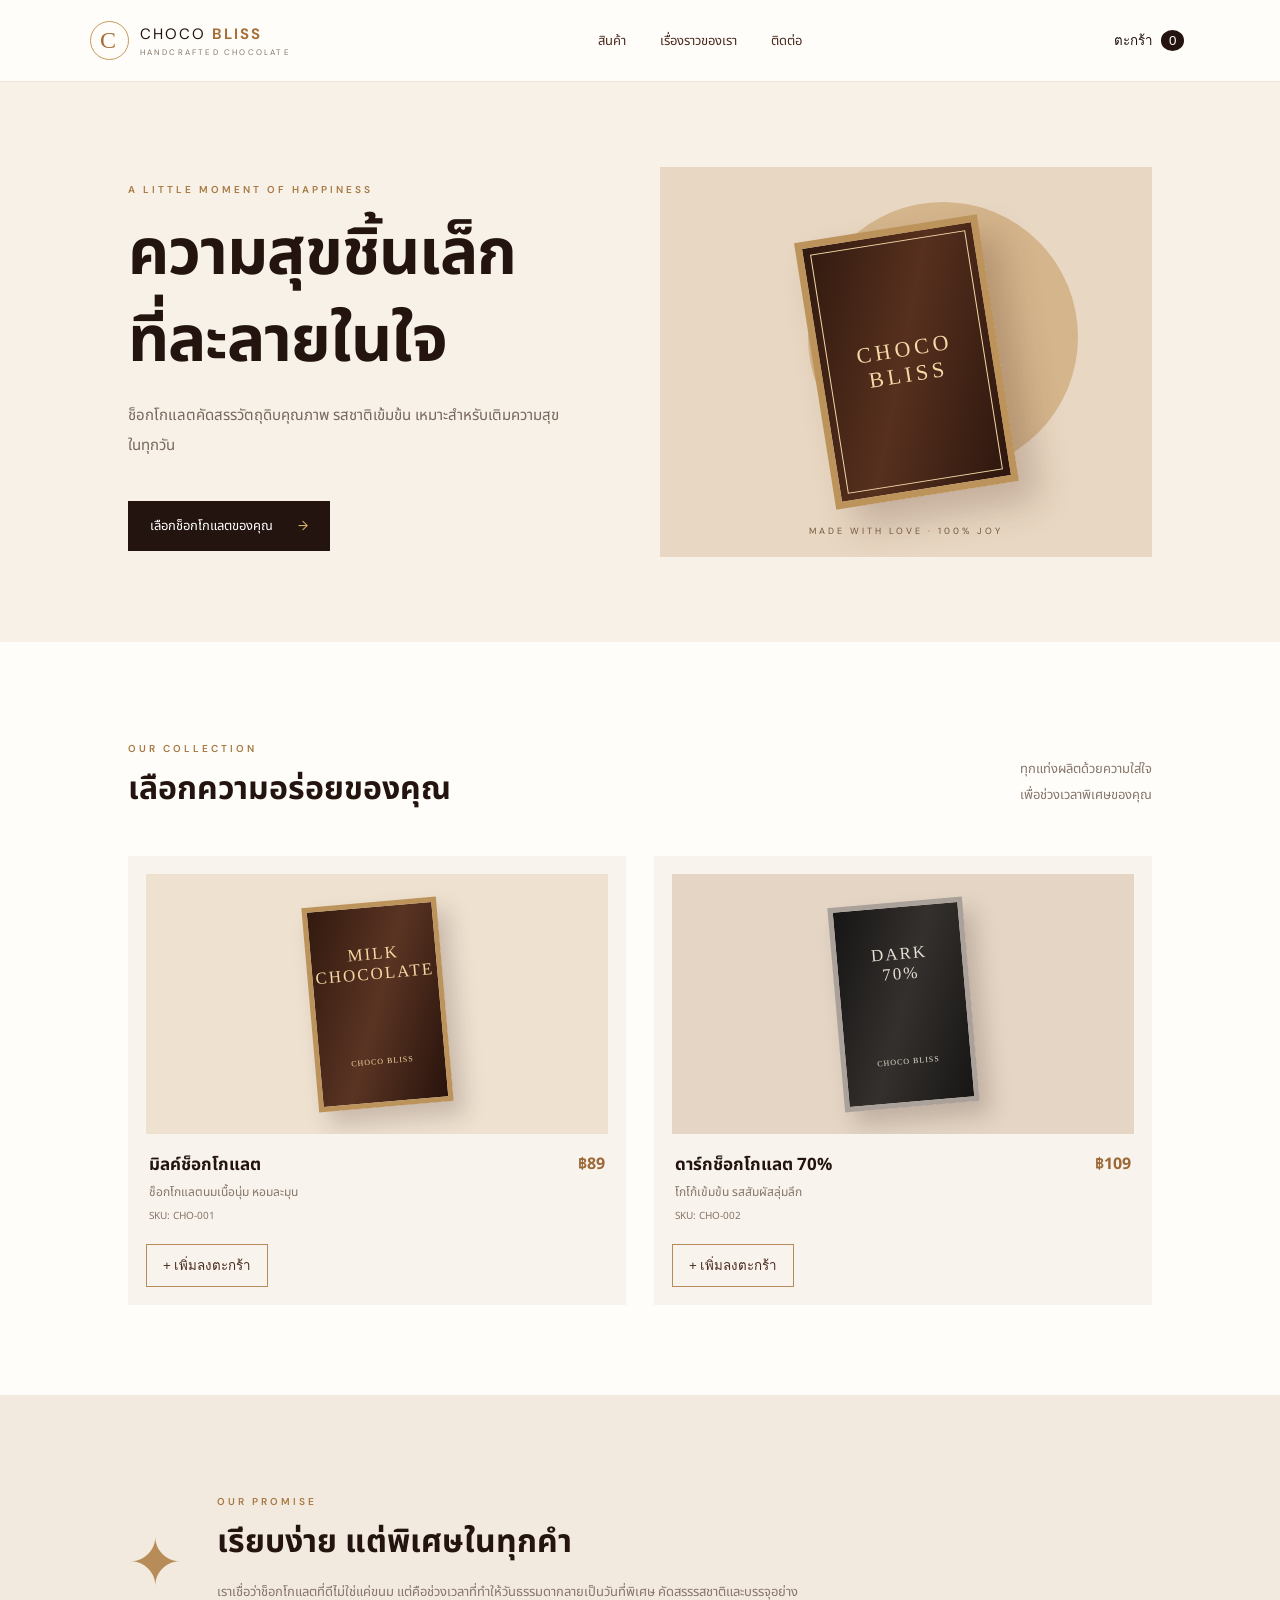
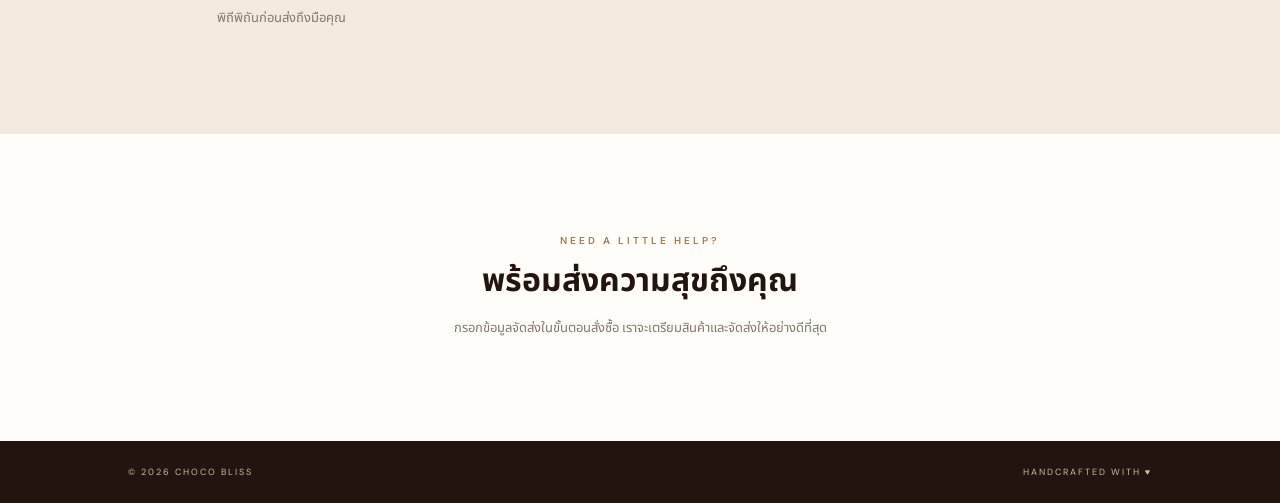
<file: index.html>
<!doctype html>
<html lang="th">
<head>
  <meta charset="UTF-8"><meta name="viewport" content="width=device-width, initial-scale=1">
  <meta name="theme-color" content="#24140f"><title>Choco Bliss | Chocolate Shop</title>
  <link rel="stylesheet" href="styles.css">
</head>
<body>
<header class="topbar"><a class="brand" href="#"><span class="brand-mark">C</span><span>CHOCO <b>BLISS</b><small>HANDCRAFTED CHOCOLATE</small></span></a><nav><a href="#products">สินค้า</a><a href="#story">เรื่องราวของเรา</a><a href="#contact">ติดต่อ</a></nav><button class="cart-button" id="openCart">ตะกร้า <span id="cartCount">0</span></button></header>
<main>
<section class="hero"><div class="hero-copy"><p class="eyebrow">A LITTLE MOMENT OF HAPPINESS</p><h1>ความสุขชิ้นเล็ก<br>ที่ละลายในใจ</h1><p>ช็อกโกแลตคัดสรรวัตถุดิบคุณภาพ รสชาติเข้มข้น เหมาะสำหรับเติมความสุขในทุกวัน</p><a class="primary-link" href="#products">เลือกช็อกโกแลตของคุณ <span>→</span></a></div><div class="hero-art"><div class="sun"></div><div class="hero-bar"><span>CHOCO<br>BLISS</span></div><div class="hero-caption">MADE WITH LOVE · 100% JOY</div></div></section>
<section class="products section" id="products"><div class="section-heading"><div><p class="eyebrow">OUR COLLECTION</p><h2>เลือกความอร่อยของคุณ</h2></div><p>ทุกแท่งผลิตด้วยความใส่ใจ<br>เพื่อช่วงเวลาพิเศษของคุณ</p></div><div class="product-grid" id="productGrid"></div></section>
<section class="story section" id="story"><div class="story-icon">✦</div><div><p class="eyebrow">OUR PROMISE</p><h2>เรียบง่าย แต่พิเศษในทุกคำ</h2><p>เราเชื่อว่าช็อกโกแลตที่ดีไม่ใช่แค่ขนม แต่คือช่วงเวลาที่ทำให้วันธรรมดากลายเป็นวันที่พิเศษ คัดสรรรสชาติและบรรจุอย่างพิถีพิถันก่อนส่งถึงมือคุณ</p></div></section>
<section class="contact section" id="contact"><p class="eyebrow">NEED A LITTLE HELP?</p><h2>พร้อมส่งความสุขถึงคุณ</h2><p>กรอกข้อมูลจัดส่งในขั้นตอนสั่งซื้อ เราจะเตรียมสินค้าและจัดส่งให้อย่างดีที่สุด</p></section>
</main>
<footer><span>© 2026 CHOCO BLISS</span><span>HANDCRAFTED WITH ♥</span></footer>
<div class="overlay" id="cartOverlay"><aside class="drawer"><div class="drawer-head"><h2>ตะกร้าสินค้า</h2><button class="icon-button" id="closeCart">✕</button></div><div id="cartItems" class="cart-items"></div><div class="cart-total"><span>ยอดรวม</span><strong id="cartTotal">฿0</strong></div><button class="primary-button full" id="checkoutBtn">ดำเนินการสั่งซื้อ</button></aside></div>
<div class="overlay" id="checkoutOverlay"><section class="checkout modal"><div class="drawer-head"><h2>ข้อมูลจัดส่ง</h2><button class="icon-button" id="closeCheckout">✕</button></div><form id="checkoutForm">
<label>ชื่อ-นามสกุลผู้รับ<input name="customerName" required placeholder="ชื่อผู้รับ"></label><label>เบอร์โทรศัพท์<input name="phone" required inputmode="tel" pattern="[0-9+() -]{9,20}" placeholder="08X-XXX-XXXX"></label><label>ที่อยู่จัดส่ง<textarea name="address" required rows="3" placeholder="บ้านเลขที่ ถนน แขวง/ตำบล เขต/อำเภอ จังหวัด"></textarea></label><div class="two-col"><label>รหัสไปรษณีย์<input name="postcode" required inputmode="numeric" pattern="[0-9]{5}" placeholder="10XXX"></label><label>หมายเหตุ<input name="note" placeholder="ถ้ามี"></label></div><div class="checkout-summary"><span>ยอดชำระ</span><b id="checkoutTotal">฿0</b></div><button class="primary-button full" type="submit" id="submitOrder">ยืนยันคำสั่งซื้อ</button><p class="fine-print">เมื่อยืนยัน ระบบจะบันทึกคำสั่งซื้อใน Google Sheets</p></form></section></div>
<div class="toast" id="toast" role="status"></div>
<script src="config.js"></script><script src="app.js"></script>
</body></html>
</file>
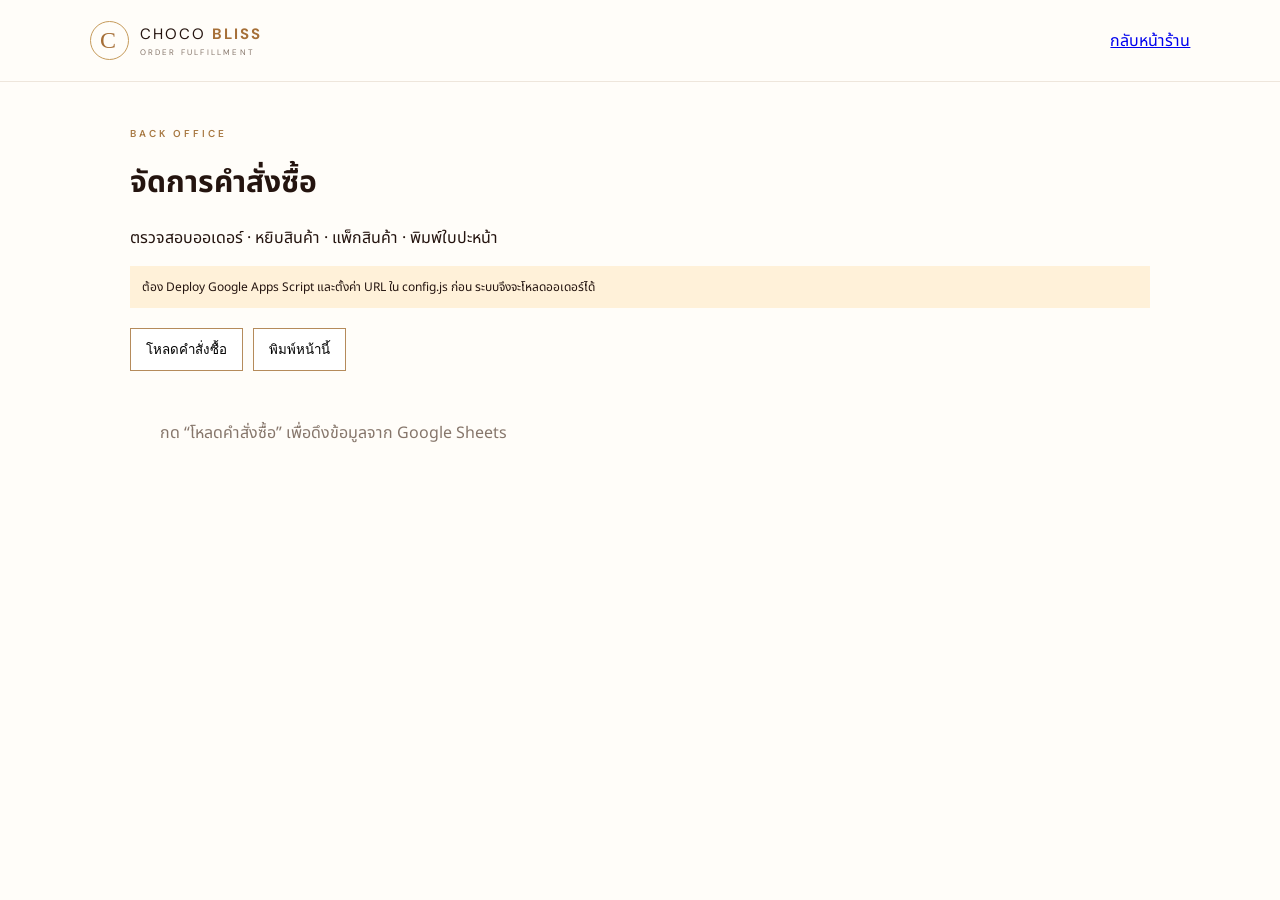
<file: admin.html>
<!doctype html><html lang="th"><head><meta charset="utf-8"><meta name="viewport" content="width=device-width,initial-scale=1"><title>Choco Bliss | Order Fulfillment</title><link rel="stylesheet" href="styles.css"><style>.admin{padding:35px 7%;max-width:1200px;margin:auto}.admin h1{font-size:30px}.admin-tools{display:flex;gap:10px;flex-wrap:wrap;margin:20px 0}.admin button{padding:10px 15px;border:1px solid #b58b5b;background:#fff;cursor:pointer}.order{background:#f8f3ec;padding:20px;margin:15px 0}.order-head{display:flex;justify-content:space-between;gap:15px;flex-wrap:wrap}.order table{width:100%;border-collapse:collapse;margin-top:15px;font-size:13px}.order td,.order th{padding:9px;border-bottom:1px solid #dfd3c6;text-align:left}.status{font-size:11px;background:#e8d7c2;padding:5px 9px}.print-label{border:1px dashed #555;padding:18px;max-width:420px;margin-top:18px;background:white}.print-label h3{margin:0 0 10px}.checkline{margin-top:12px}.empty{color:#86766b;padding:30px}.admin-note{background:#fff1d9;padding:12px;font-size:12px}</style></head><body><header class="topbar"><a class="brand" href="index.html"><span class="brand-mark">C</span><span>CHOCO <b>BLISS</b><small>ORDER FULFILLMENT</small></span></a><a href="index.html">กลับหน้าร้าน</a></header><main class="admin"><p class="eyebrow">BACK OFFICE</p><h1>จัดการคำสั่งซื้อ</h1><p>ตรวจสอบออเดอร์ · หยิบสินค้า · แพ็กสินค้า · พิมพ์ใบปะหน้า</p><div class="admin-note">ต้อง Deploy Google Apps Script และตั้งค่า URL ใน config.js ก่อน ระบบจึงจะโหลดออเดอร์ได้</div><div class="admin-tools"><button id="reload">โหลดคำสั่งซื้อ</button><button onclick="window.print()">พิมพ์หน้านี้</button></div><div id="orders"><p class="empty">กด “โหลดคำสั่งซื้อ” เพื่อดึงข้อมูลจาก Google Sheets</p></div></main><script src="config.js"></script><script>
const esc=s=>String(s??"").replace(/[&<>"']/g,c=>({"&":"&amp;","<":"&lt;",">":"&gt;",'"':"&quot;","'":"&#39;"}[c]));
function render(data){const list=Array.isArray(data)?data:(data.orders||[]);const root=document.getElementById("orders");if(!list.length){root.innerHTML='<p class="empty">ยังไม่มีคำสั่งซื้อ</p>';return}root.innerHTML=list.map((o,i)=>`<article class="order"><div class="order-head"><div><b>Order: ${esc(o.orderId||o.id||("ORDER-"+(i+1)))}</b><p>${esc(o.createdAt||"")}</p></div><span class="status">${esc(o.status||"รอหยิบสินค้า")}</span></div><p><b>ผู้รับ:</b> ${esc(o.customerName)} | <b>โทร:</b> ${esc(o.phone)}</p><p><b>ที่อยู่:</b> ${esc(o.address)} ${esc(o.postcode)}</p><table><thead><tr><th>SKU</th><th>สินค้า</th><th>จำนวน</th><th>ราคา</th><th>หยิบแล้ว</th></tr></thead><tbody>${(o.items||[]).map(x=>`<tr><td>${esc(x.sku)}</td><td>${esc(x.name)}</td><td>${esc(x.qty)}</td><td>฿${esc(x.unitPrice)}</td><td><input type="checkbox"></td></tr>`).join("")}</tbody></table><p><b>ยอดรวม: ฿${esc(o.total)}</b></p><label class="checkline"><input type="checkbox"> ตรวจสอบและแพ็กสินค้าเรียบร้อย</label><div class="print-label"><h3>ใบจ่าหน้าพัสดุ / SHIPPING LABEL</h3><b>ผู้รับ: ${esc(o.customerName)}</b><p>โทร. ${esc(o.phone)}</p><p>${esc(o.address)} ${esc(o.postcode)}</p><hr><small>ผู้ส่ง: CHOCO BLISS · กรุณาติดต่อผู้ส่งหากพัสดุมีปัญหา</small></div><p><button onclick="window.print()">พิมพ์ใบปะหน้า / ใบหยิบสินค้า</button></p></article>`).join("")}
document.getElementById("reload").onclick=()=>{const url=window.STORE_CONFIG?.SHEETS_WEB_APP_URL;if(!url||url.includes("PASTE_YOUR")){alert("กรุณาตั้งค่า Apps Script URL ใน config.js");return}const s=document.createElement("script");s.src=url+"?action=list&callback=render&_="+Date.now();s.onerror=()=>alert("โหลดข้อมูลไม่ได้ ตรวจสอบ URL และสิทธิ์การ Deploy");document.body.appendChild(s)};
</script></body></html>
</file>
<file: styles.css>
@import url('https://fonts.googleapis.com/css2?family=DM+Sans:wght@400;500;600;700&family=Noto+Sans+Thai:wght@300;400;500;600;700&display=swap');
:root{--ink:#24140f;--brown:#4b2b20;--cream:#f7f1e8;--paper:#fffdf9;--gold:#c69b5b;--muted:#86766b}*{box-sizing:border-box}html{scroll-behavior:smooth}body{margin:0;background:var(--paper);color:var(--ink);font-family:'Noto Sans Thai','DM Sans',sans-serif}.topbar{height:82px;padding:0 7%;display:flex;align-items:center;justify-content:space-between;background:#fffdf9;position:sticky;top:0;z-index:5;border-bottom:1px solid #eee6dc}.brand{display:flex;gap:11px;align-items:center;text-decoration:none;color:var(--ink);font-family:'DM Sans',sans-serif;font-size:15px;letter-spacing:2px}.brand b{color:#a66f37}.brand small{display:block;font-size:8px;letter-spacing:2.2px;color:var(--muted);margin-top:3px}.brand-mark{width:39px;height:39px;border:1px solid var(--gold);border-radius:50%;display:grid;place-items:center;font-family:Georgia;font-size:24px;color:#a66f37}.topbar nav{display:flex;gap:34px}.topbar nav a{font-size:13px;color:var(--brown);text-decoration:none}.cart-button,.icon-button{border:0;background:none;color:var(--ink);cursor:pointer}.cart-button{font:600 13px inherit}.cart-button span{background:var(--ink);color:white;border-radius:50%;padding:3px 8px;margin-left:5px}.hero{background:var(--cream);min-height:560px;padding:70px 10%;display:grid;grid-template-columns:1fr 1fr;align-items:center;gap:40px}.eyebrow{font:600 10px 'DM Sans',sans-serif;letter-spacing:3px;color:#a87943}.hero h1{font-size:clamp(42px,5vw,68px);line-height:1.35;letter-spacing:-1px;margin:16px 0}.hero-copy>p:not(.eyebrow){color:#78675c;line-height:2;font-size:15px;max-width:440px}.primary-link{display:inline-block;margin-top:25px;background:var(--ink);color:#fff;text-decoration:none;padding:15px 22px;font-size:13px}.primary-link span{margin-left:22px;color:#e2b777}.hero-art{height:390px;position:relative;display:grid;place-items:center;background:#e8d7c2;overflow:hidden}.sun{position:absolute;width:270px;height:270px;border-radius:50%;background:#d4b58c;top:35px;right:15%}.hero-bar{position:relative;width:185px;height:270px;background:linear-gradient(110deg,#30190f,#57301e 48%,#2c160e);box-shadow:18px 22px 35px #4c2d203b;transform:rotate(-9deg);display:grid;place-items:center;border:7px solid #bd935c;outline:1px solid #f1d8a8;outline-offset:-15px;color:#f4d8a6;text-align:center;font:22px Georgia;letter-spacing:4px}.hero-caption{position:absolute;bottom:20px;font:9px 'DM Sans';letter-spacing:3px;color:#72563d}.section{padding:90px 10%}.section-heading{display:flex;justify-content:space-between;align-items:end;margin-bottom:35px}.section h2{font-size:32px;margin:8px 0}.section-heading>p,.story p:not(.eyebrow),.contact p:not(.eyebrow){font-size:13px;color:var(--muted);line-height:2}.product-grid{display:grid;grid-template-columns:repeat(2,minmax(0,1fr));gap:28px}.product-card{background:#f8f3ec;padding:18px}.product-art{height:260px;display:grid;place-items:center;background:#eee1d0;position:relative;overflow:hidden}.product-art.dark{background:#e4d5c4}.product-art .wrapper{width:135px;height:205px;background:linear-gradient(110deg,#32190f,#5a3423,#28130c);border:5px solid #bd935c;display:grid;place-items:center;color:#f5d7a1;text-align:center;font:17px Georgia;letter-spacing:2px;box-shadow:10px 14px 22px #3c241d35;transform:rotate(-5deg)}.product-art.dark .wrapper{background:linear-gradient(110deg,#161515,#34302d,#171615);border-color:#a9a19a;color:#e6ded3}.product-info{display:flex;justify-content:space-between;gap:10px;align-items:start;padding:18px 3px 4px}.product-info h3{font-size:17px;margin:0 0 5px}.product-info p{font-size:12px;color:var(--muted);margin:0}.price{font-weight:700;color:#9b6837;white-space:nowrap}.add-button{border:1px solid #b58b5b;background:transparent;padding:10px 16px;margin-top:16px;cursor:pointer;color:var(--brown);font:500 12px inherit}.add-button:hover{background:var(--ink);color:white}.story{background:#f3eadf;display:flex;align-items:center;gap:35px}.story-icon{font-size:65px;color:#b78c58}.story>div:last-child{max-width:620px}.story p:not(.eyebrow){max-width:650px}.contact{text-align:center}.contact p:not(.eyebrow){max-width:500px;margin:10px auto}footer{padding:25px 10%;background:var(--ink);color:#cbb9a7;display:flex;justify-content:space-between;font:9px 'DM Sans';letter-spacing:2px}.overlay{display:none;position:fixed;inset:0;background:#160d0bb0;z-index:10;justify-content:flex-end}.overlay.show{display:flex}.drawer{background:#fffdf9;width:min(460px,100%);height:100%;padding:28px;display:flex;flex-direction:column}.drawer-head{display:flex;justify-content:space-between;align-items:center;border-bottom:1px solid #eee5dc;padding-bottom:15px}.drawer-head h2{font-size:21px;margin:0}.icon-button{font-size:20px}.cart-items{flex:1;overflow:auto;padding:18px 0}.cart-row{display:flex;justify-content:space-between;gap:12px;padding:13px 0;border-bottom:1px solid #eee5dc;font-size:13px}.qty{display:flex;gap:10px;align-items:center}.qty button{border:1px solid #d6c8b8;background:white;width:25px;height:25px;cursor:pointer}.cart-total,.checkout-summary{display:flex;justify-content:space-between;padding:18px 0;font-size:16px}.primary-button{background:var(--ink);color:white;border:0;padding:15px;cursor:pointer;font:600 14px 'Noto Sans Thai'}.primary-button:disabled{opacity:.6;cursor:wait}.full{width:100%}.modal{background:#fffdf9;width:min(520px,100%);margin:auto;padding:28px;max-height:95vh;overflow:auto}.checkout label{display:block;font-size:12px;color:#68564a;margin:15px 0}.checkout input,.checkout textarea{display:block;width:100%;margin-top:7px;padding:12px;border:1px solid #ddd0c2;background:#fff;font:13px 'Noto Sans Thai';border-radius:0}.two-col{display:grid;grid-template-columns:1fr 1fr;gap:12px}.checkout-summary{border-top:1px solid #e9dfd4;margin-top:10px}.fine-print{font-size:10px;text-align:center;color:var(--muted)}.toast{position:fixed;bottom:25px;left:50%;transform:translate(-50%,20px);background:var(--ink);color:white;padding:12px 20px;font-size:13px;opacity:0;transition:.25s;z-index:20;pointer-events:none}.toast.show{opacity:1;transform:translate(-50%,0)}@media(max-width:700px){.topbar{padding:0 5%;height:70px}.topbar nav{display:none}.hero{padding:55px 7%;grid-template-columns:1fr;gap:25px}.hero-art{height:300px}.section{padding:65px 7%}.section-heading{display:block}.section-heading>p{margin-top:10px}.product-grid{gap:13px}.product-card{padding:10px}.product-art{height:190px}.product-art .wrapper{height:155px;width:105px;font-size:13px}.product-info{display:block}.price{display:block;margin-top:8px}.story{gap:15px}.story-icon{font-size:40px}footer{padding:22px 7%;font-size:8px}}
</file>
